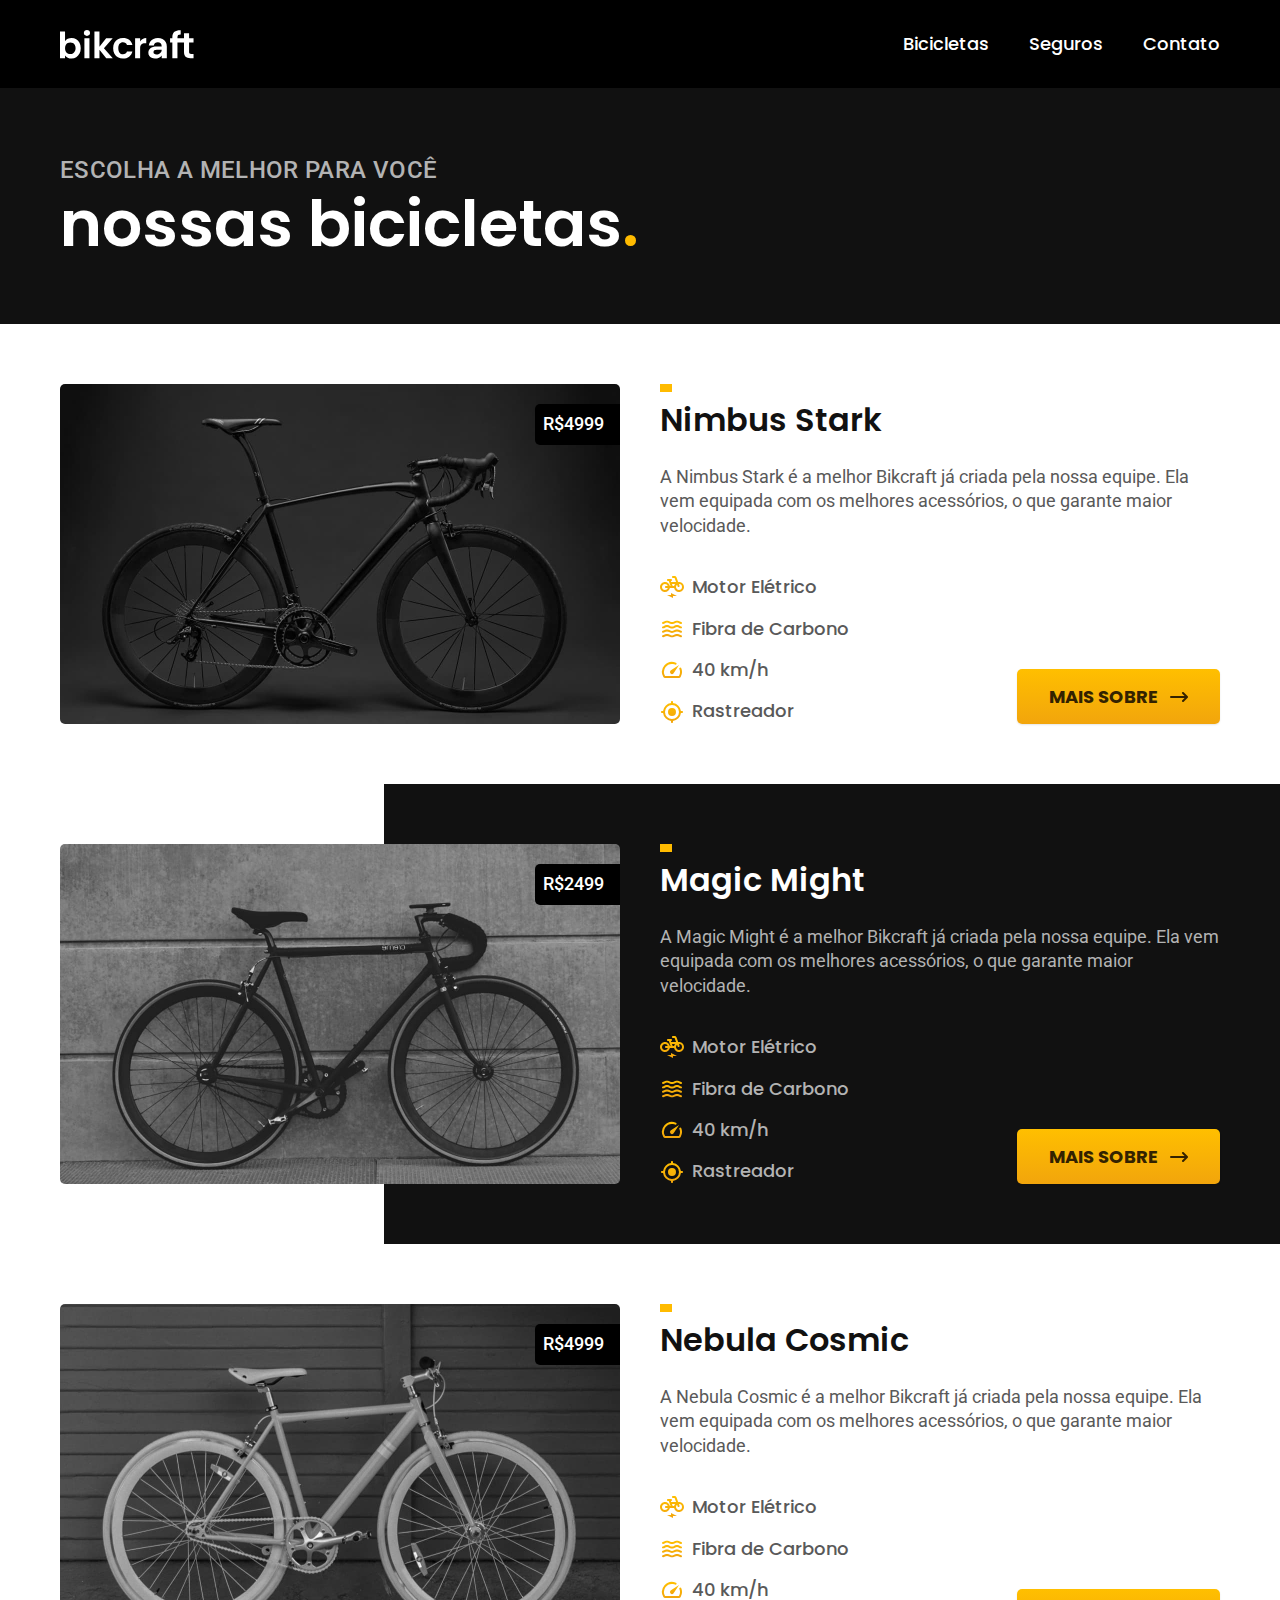
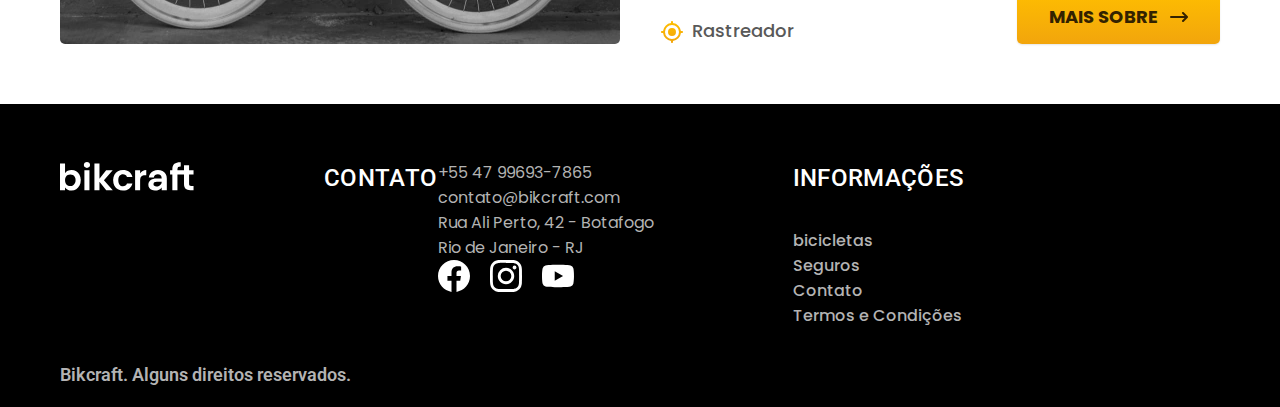
<file: bicicletas.html>
<!DOCTYPE html>
<html lang="en">

<head>
	<meta charset="UTF-8">
	<meta name="viewport" content="width=device-width, initial-scale=1.0">
	<link rel="stylesheet" href="./css/style.css">
	<link rel="shortcut icon" href="./imgs/favicon.svg" />
	<link rel="preconnect" href="https://fonts.googleapis.com">
	<link rel="preconnect" href="https://fonts.gstatic.com" crossorigin>
	<link
		href="https://fonts.googleapis.com/css2?family=Merriweather:ital,wght@0,300;0,400;0,700;0,900;1,300;1,400;1,700;1,900&family=Poppins:ital,wght@0,100;0,200;0,300;0,400;0,500;0,600;0,700;0,800;0,900;1,100;1,200;1,300;1,400;1,500;1,600;1,700;1,800;1,900&family=Roboto:ital,wght@0,100;0,300;0,400;0,500;0,700;0,900;1,100;1,300;1,400;1,500;1,700;1,900&display=swap"
		rel="stylesheet">
	<title>Bicicletas</title>
</head>

<body>
	<header class="cabecalho-bg">
		<div class="cabecalho container">
			<a href="./">
				<img src="./imgs/bikcraft.svg" alt="" />
			</a>

			<nav aria-label="primaria">
				<ul class="cabecalho-menu font-1-m branco">
					<li>
						<a href="./bicicletas.html">
							Bicicletas
						</a>
					</li>
					<li>
						<a href="./seguros.html">
							Seguros
						</a>
					</li>
					<li>
						<a href="./contato.html">
							Contato
						</a>
					</li>
				</ul>
			</nav>
		</div>
	</header>

	<section class="topo-titulo-bg">
		<div class="container">
			<span class="font-2-l-b c5">Escolha a melhor para você</span>
			<h1 class="font-1-xxl branco">nossas bicicletas<span class="p1">.</span></h1>
		</div>
	</section>

	<div class="bicicletas container">
		<div class="bicicletas-imagem">
			<img src="./imgs/bicicletas/nimbus.jpg" alt="Bicicleta Nimbus Stark" />
			<span class="font-2-m branco">R$4999</span>
		</div>
		<div class="bicicletas-conteudo">
			<h2 class="font-1-xl c11">Nimbus Stark</h2>
			<p class="font-2-m c8">A Nimbus Stark é a melhor Bikcraft já criada pela nossa equipe. Ela vem equipada
				com os melhores acessórios, o que garante maior velocidade.</p>
			<ul class="font-1-m c8">
				<li>
					<img src="./imgs/icones/eletrica.svg" alt="Ícone Motor Elétrico" />
					<span>Motor Elétrico</span>
				</li>
				<li>
					<img src="./imgs/icones/carbono.svg" alt="Ícone Fibra de Carbono" />
					<span>Fibra de Carbono</span>
				</li>
				<li>
					<img src="./imgs/icones/velocidade.svg" alt="Ícone 40 km/h" />
					<span>40 km/h</span>
				</li>
				<li>
					<img src="./imgs/icones/rastreador.svg" alt="Ícone Rastreador" />
					<span>Rastreador</span>
				</li>
			</ul>
			<a class="botao seta" href="./bicicletas/nimbus.html">Mais sobre</a>
		</div>
	</div>

	<div class="bicicletas-bg">
		<div class="bicicletas container">
			<div class="bicicletas-imagem">
				<img src="./imgs/bicicletas/magic.jpg" alt="Bicicleta Magic Might" />
				<span class="font-2-m branco">R$2499</span>
			</div>
			<div class="bicicletas-conteudo">
				<h2 class="font-1-xl branco">Magic Might</h2>
				<p class="font-2-m c5">A Magic Might é a melhor Bikcraft já criada pela nossa equipe. Ela vem equipada
					com os melhores acessórios, o que garante maior velocidade.</p>
				<ul class="font-1-m c5">
					<li>
						<img src="./imgs/icones/eletrica.svg" alt="Ícone Motor Elétrico" />
						<span>Motor Elétrico</span>
					</li>
					<li>
						<img src="./imgs/icones/carbono.svg" alt="Ícone Fibra de Carbono" />
						<span>Fibra de Carbono</span>
					</li>
					<li>
						<img src="./imgs/icones/velocidade.svg" alt="Ícone 40 km/h" />
						<span>40 km/h</span>
					</li>
					<li>
						<img src="./imgs/icones/rastreador.svg" alt="Ícone Rastreador" />
						<span>Rastreador</span>
					</li>
				</ul>
				<a class="botao seta" href="./bicicletas/nimbus">Mais sobre</a>
			</div>
		</div>
	</div>

	<div class="bicicletas container">
		<div class="bicicletas-imagem">
			<img src="./imgs/bicicletas/nebula.jpg" alt="Bicicleta Nebula Cosmic" />
			<span class="font-2-m branco">R$4999</span>
		</div>
		<div class="bicicletas-conteudo">
			<h2 class="font-1-xl c11">Nebula Cosmic</h2>
			<p class="font-2-m c8">A Nebula Cosmic é a melhor Bikcraft já criada pela nossa equipe. Ela vem equipada com
				os melhores acessórios, o que garante maior velocidade.</p>
			<ul class="font-1-m c8">
				<li>
					<img src="./imgs/icones/eletrica.svg" alt="Ícone Motor Elétrico" />
					<span>Motor Elétrico</span>
				</li>
				<li>
					<img src="./imgs/icones/carbono.svg" alt="Ícone Fibra de Carbono" />
					<span>Fibra de Carbono</span>
				</li>
				<li>
					<img src="./imgs/icones/velocidade.svg" alt="Ícone 40 km/h" />
					<span>40 km/h</span>
				</li>
				<li>
					<img src="./imgs/icones/rastreador.svg" alt="Ícone Rastreador" />
					<span>Rastreador</span>
				</li>
			</ul>
			<a class="botao seta" href="./bicicletas/nimbus.html">Mais sobre</a>
		</div>
	</div>

	<footer class="rodape-bg">
		<div class="rodape container">
			<img src="./imgs/bikcraft.svg" alt="Logo Bikcraft" />

			<div class="contato">
				<h3 class="font-2-l-b">CONTATO</h3>
				<ul class="c5">
					<li>+55 47 99693-7865</li>
					<li>contato@bikcraft.com</li>
					<li>Rua Ali Perto, 42 - Botafogo</li>
					<li>Rio de Janeiro - RJ</li>
					<li>
						<div>
							<img src="./imgs/redes/facebook.svg" />
							<img src="./imgs/redes/instagram.svg" />
							<img src="./imgs/redes/youtube.svg" />
						</div>
					</li>
				</ul>
			</div>

			<div class="informacoes-rodape">
				<h3 class="font-2-l-b">INFORMAÇÕES</h3>

				<ul class="c5">
					<li>bicicletas</li>
					<li>Seguros</li>
					<li>Contato</li>
					<li>Termos e Condições</li>
				</ul>
			</div>
			<span class="c5">Bikcraft. Alguns direitos reservados.</span>
		</div>
	</footer>
</body>

</html>
</file>
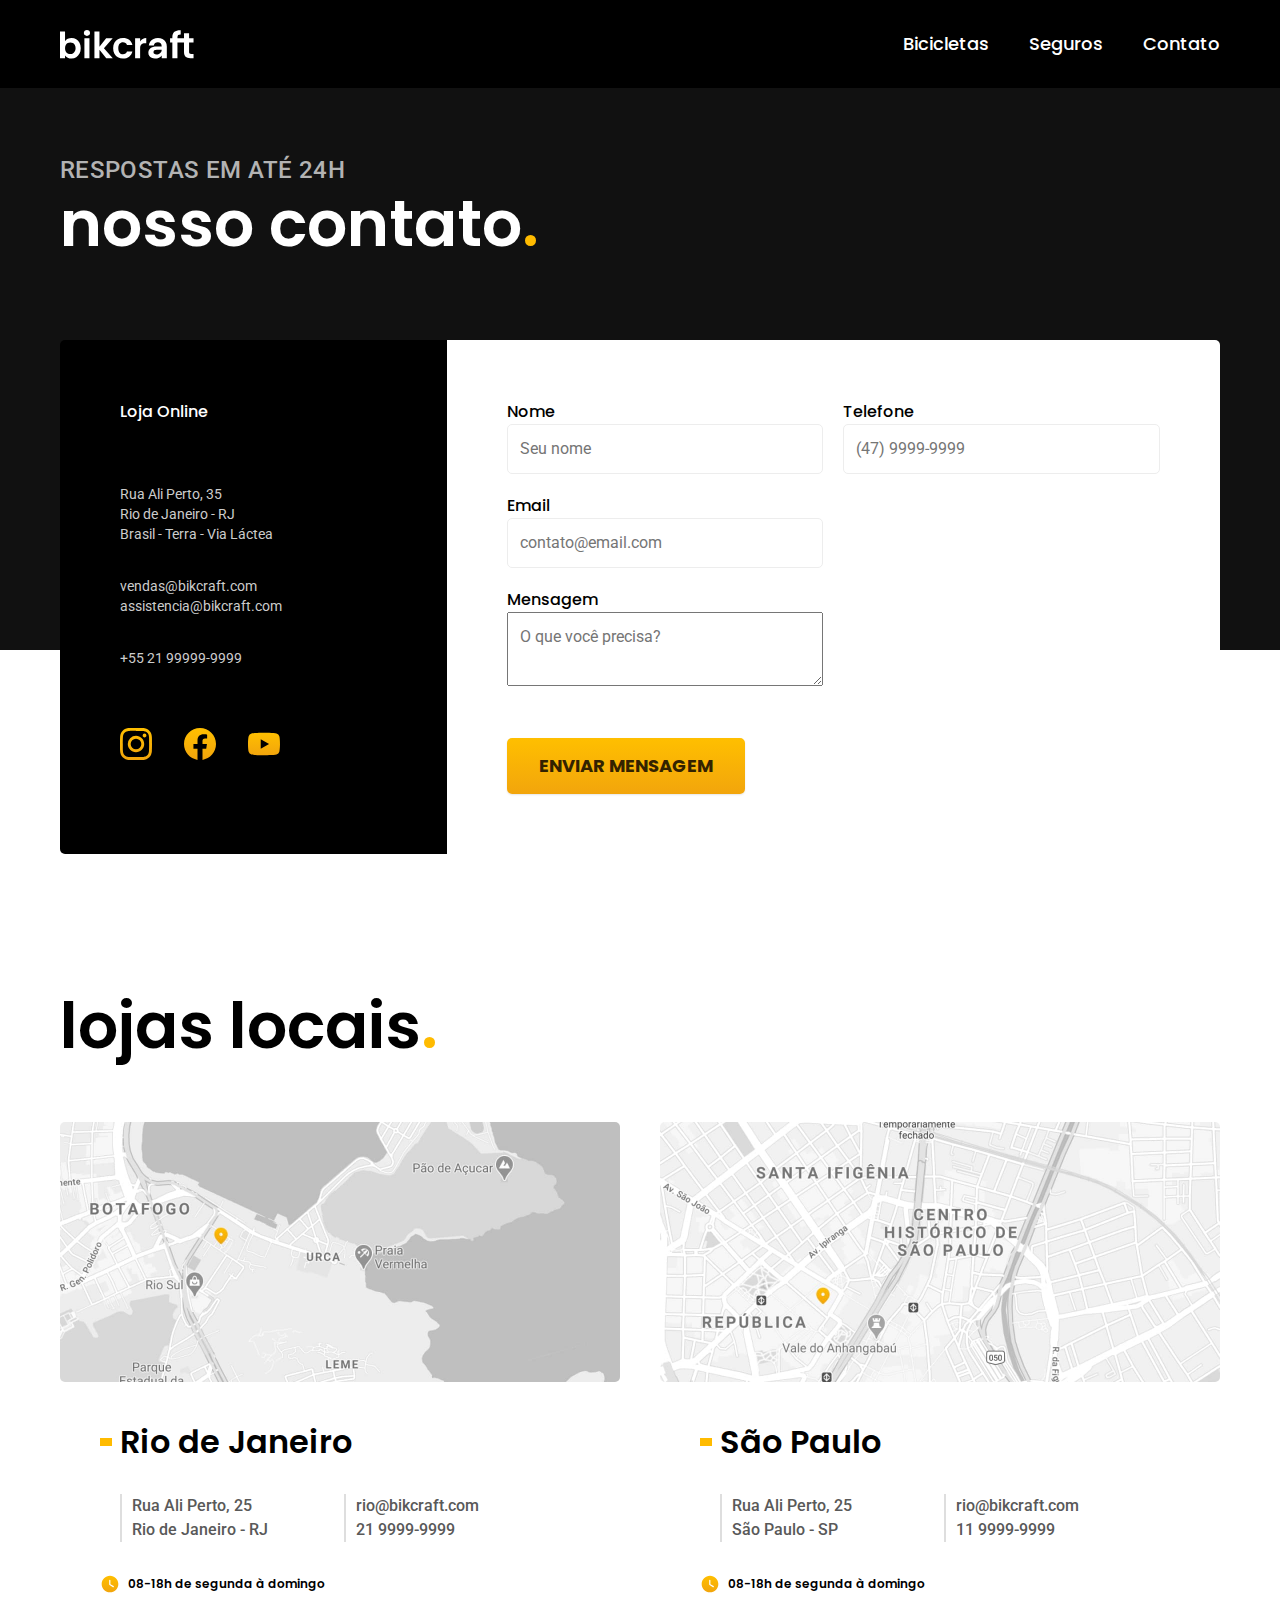
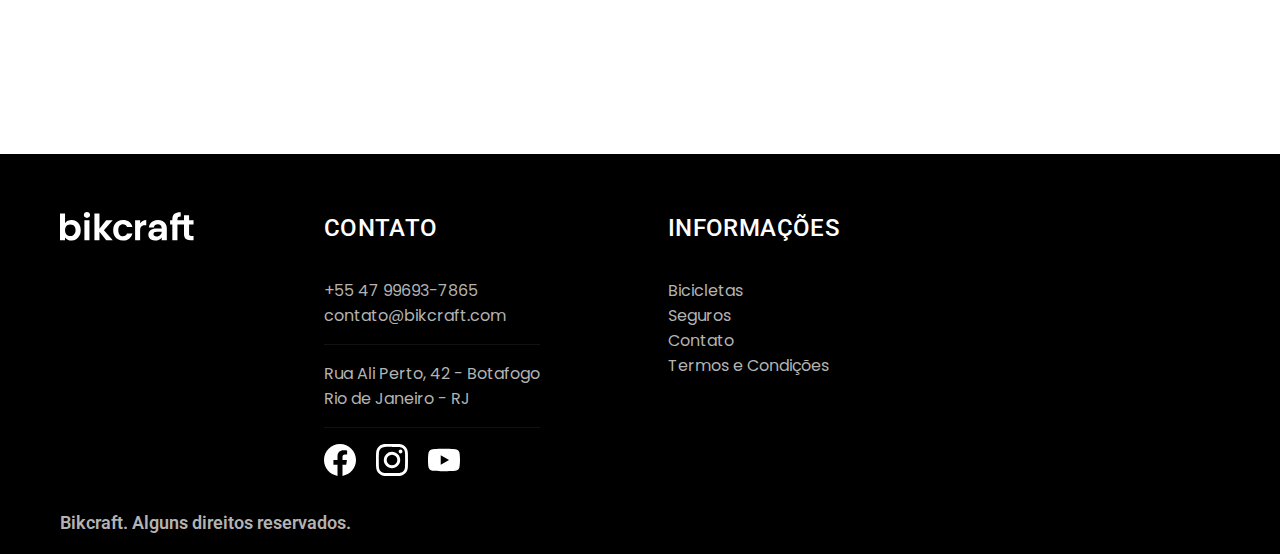
<file: contato.html>
<!DOCTYPE html>
<html lang="en">

<head>
	<meta charset="UTF-8">
	<meta name="viewport" content="width=device-width, initial-scale=1.0">
	<link rel="stylesheet" href="./css/style.css">
	<link rel="shortcut icon" href="./imgs/favicon.svg" />
	<link rel="preconnect" href="https://fonts.googleapis.com">
	<link rel="preconnect" href="https://fonts.gstatic.com" crossorigin>
	<link
		href="https://fonts.googleapis.com/css2?family=Merriweather:ital,wght@0,300;0,400;0,700;0,900;1,300;1,400;1,700;1,900&family=Poppins:ital,wght@0,100;0,200;0,300;0,400;0,500;0,600;0,700;0,800;0,900;1,100;1,200;1,300;1,400;1,500;1,600;1,700;1,800;1,900&family=Roboto:ital,wght@0,100;0,300;0,400;0,500;0,700;0,900;1,100;1,300;1,400;1,500;1,700;1,900&display=swap"
		rel="stylesheet">
	<title>Contato</title>
</head>

<body>
	<header class="cabecalho-bg">
		<div class="cabecalho container">
			<a href="./">
				<img src="./imgs/bikcraft.svg" alt="" />
			</a>

			<nav aria-label="primaria">
				<ul class="cabecalho-menu font-1-m branco">
					<li>
						<a href="./bicicletas.html">
							Bicicletas
						</a>
					</li>
					<li>
						<a href="./seguros.html">
							Seguros
						</a>
					</li>
					<li>
						<a href="./contato.html">
							Contato
						</a>
					</li>
				</ul>
			</nav>
		</div>
	</header>

	<section class="topo-titulo-bg">
		<div class="container">
			<span class="font-2-l-b c5">Respostas em até 24h</span>
			<h1 class="font-1-xxl branco">nosso contato<span class="p1">.</span></h1>
		</div>
	</section>

	<article class="contato-bg">
		<div class="contato container">
			<div class="contato-informacoes">
				<h3 class="font-1-s branco">Loja Online</h3>

				<ul>
					<li>
						<div>
							<span class="font-2-xs c4">Rua Ali Perto, 35</span>
							<span class="font-2-xs c4">Rio de Janeiro - RJ</span>
							<span class="font-2-xs c4">Brasil - Terra - Via Láctea</span>
						</div>
					</li>
					<li>
						<div>
							<span class="font-2-xs c4">vendas@bikcraft.com</span>
							<span class="font-2-xs c4">assistencia@bikcraft.com</span>
						</div>
					</li>
					<li>
						<div>
							<span class="font-2-xs c4">+55 21 99999-9999</span>
						</div>
					</li>
					<li>
						<div class="redes">
							<img src="./imgs/redes/instagram-p.svg" />
							<img src="./imgs/redes/facebook-p.svg" />
							<img src="./imgs/redes/youtube-p.svg" />
						</div>
					</li>
				</ul>
			</div>
			<div class="contato-formulario">
				<form>
					<div class="grupo-campo">
						<label class="font-1-s">Nome</label>
						<input type="text" placeholder="Seu nome" class="font-2-s" />
					</div>

					<div class="grupo-campo">
						<label class="font-1-s">Telefone</label>
						<input type="tel" placeholder="(47) 9999-9999" class="font-2-s" />
					</div>

					<div class="grupo-campo">
						<label class="font-1-s">Email</label>
						<input type="email" placeholder="contato@email.com" class="font-2-s" />
					</div>
					<div class="grupo-campo mensagem">
						<label class="font-1-s">Mensagem</label>
						<textarea placeholder="O que você precisa?" class="font-2-s"></textarea>
					</div>

					<button type="submit" class="botao">Enviar Mensagem</button>
				</form>
			</div>
		</div>
	</article>

	<article class="lojas-locais-bg">
		<div class="lojas-locais container">
			<h1 class="font-1-xxl ">lojas locais<span class="p1">.</span></h1>

			<div class="lojas">
				<div class="lojas-card">
					<img src="./imgs/lojas/rj.jpg" />
					<div class="lojas-card-informacoes">
						<h3 class="font-1-xl">Rio de Janeiro</h3>
						<div class="informacoes-lojas">
							<div>
								<span class="font-2-s c8">Rua Ali Perto, 25</span>
								<span class="font-2-s c8">Rio de Janeiro - RJ</span>
							</div>
							<div>
								<span class="font-2-s c8">rio@bikcraft.com</span>
								<span class="font-2-s c8">21 9999-9999</span>
							</div>
						</div>
						<span class="horario-funcionamento font-1-xs">08-18h de segunda à domingo</span>
					</div>
				</div>
				<div class="lojas-card">
					<img src="imgs/lojas/sp.jpg" />
					<div class="lojas-card-informacoes">
						<h3 class="font-1-xl">São Paulo</h3>
						<div class="informacoes-lojas">
							<div>
								<span class="font-2-s c8">Rua Ali Perto, 25</span>
								<span class="font-2-s c8">São Paulo - SP</span>
							</div>
							<div>
								<span class="font-2-s c8">rio@bikcraft.com</span>
								<span class="font-2-s c8">11 9999-9999</span>
							</div>
						</div>
						<span class="horario-funcionamento font-1-xs">08-18h de segunda à domingo</span>
					</div>
				</div>
			</div>
		</div>
	</article>

	<footer class="rodape-bg">
		<div class="rodape container">
			<img src="./imgs/bikcraft.svg" alt="Logo Bikcraft" />

			<div class="contato-rodape">
				<h3 class="font-2-l-b">CONTATO</h3>
				<ul class="c5">
					<li>+55 47 99693-7865</li>
					<li>contato@bikcraft.com</li>
					<li>Rua Ali Perto, 42 - Botafogo</li>
					<li>Rio de Janeiro - RJ</li>
					<li>
						<div>
							<img src="./imgs/redes/facebook.svg" />
							<img src="./imgs/redes/instagram.svg" />
							<img src="./imgs/redes/youtube.svg" />
						</div>
					</li>
				</ul>
			</div>

			<div class="informacoes-seguro">
				<h3 class="font-2-l-b">INFORMAÇÕES</h3>

				<ul class="c5">
					<li>Bicicletas</li>
					<li>Seguros</li>
					<li>Contato</li>
					<li>Termos e Condições</li>
				</ul>
			</div>
			<span class="c5">Bikcraft. Alguns direitos reservados.</span>
		</div>
	</footer>
</body>

</html>
</file>
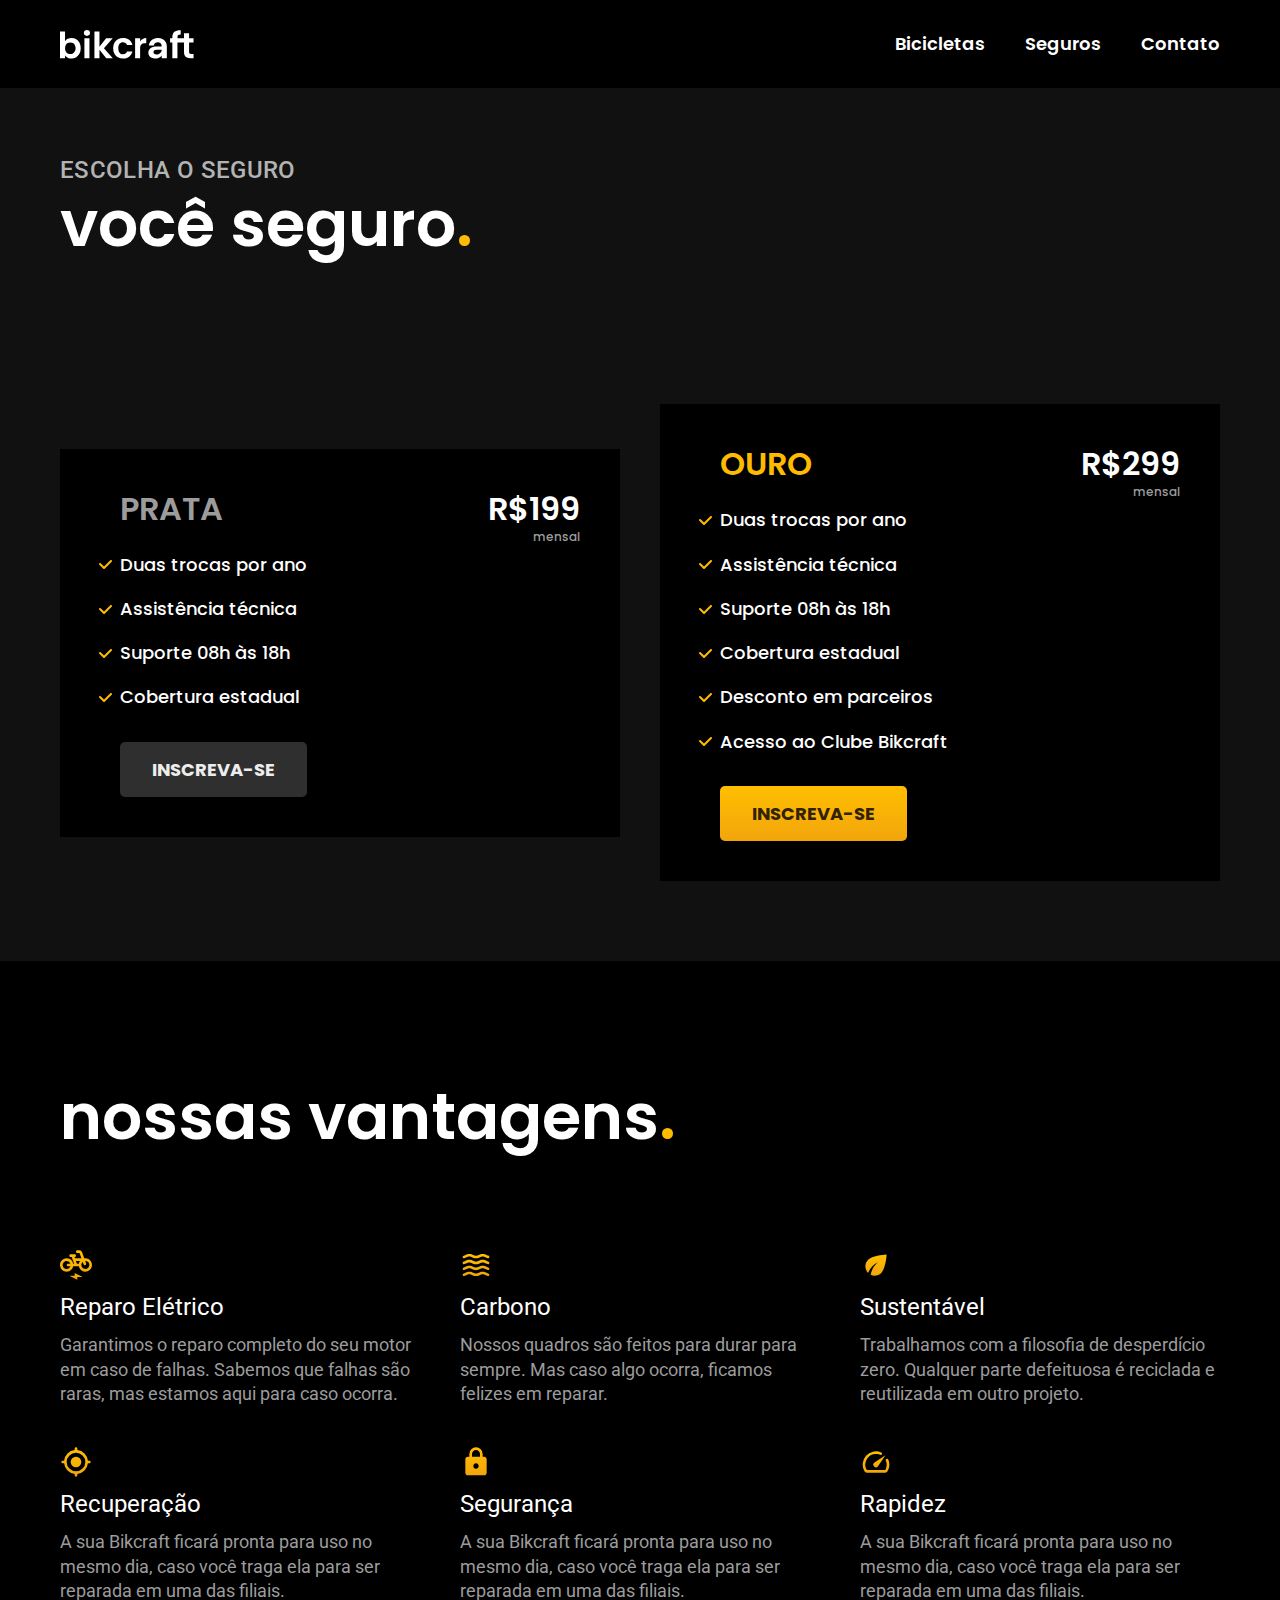
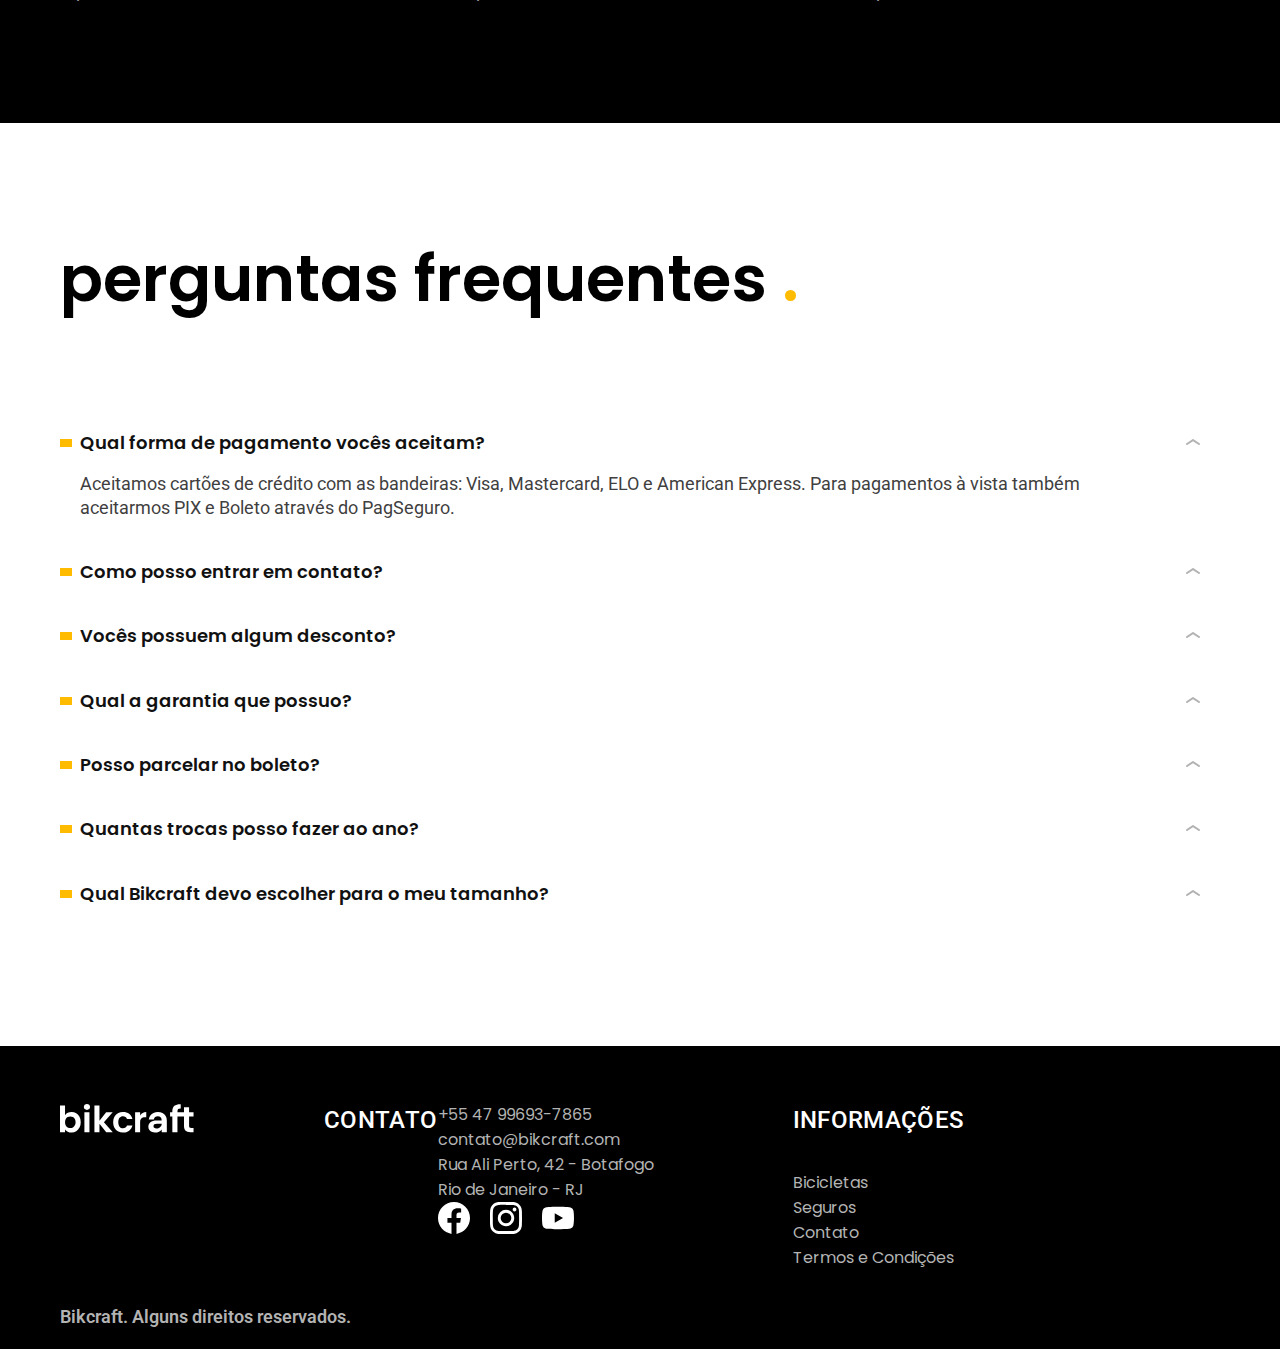
<file: seguros.html>
<!DOCTYPE html>
<html lang="en">

<head>
	<meta charset="UTF-8">
	<meta name="viewport" content="width=device-width, initial-scale=1.0">
	<link rel="stylesheet" href="./css/style.css">
	<link rel="shortcut icon" href="./imgs/favicon.svg" />
	<link rel="preconnect" href="https://fonts.googleapis.com">
	<link rel="preconnect" href="https://fonts.gstatic.com" crossorigin>
	<link
		href="https://fonts.googleapis.com/css2?family=Merriweather:ital,wght@0,300;0,400;0,700;0,900;1,300;1,400;1,700;1,900&family=Poppins:ital,wght@0,100;0,200;0,300;0,400;0,500;0,600;0,700;0,800;0,900;1,100;1,200;1,300;1,400;1,500;1,600;1,700;1,800;1,900&family=Roboto:ital,wght@0,100;0,300;0,400;0,500;0,700;0,900;1,100;1,300;1,400;1,500;1,700;1,900&display=swap"
		rel="stylesheet">
	<title>Seguros</title>
</head>

<body>
	<header class="cabecalho-bg">
		<div class="cabecalho container">
			<a href="./">
				<img src="./imgs/bikcraft.svg" alt="" />
			</a>

			<nav aria-label="primaria">
				<ul class="cabecalho-menu font-1-m-b branco">
					<li>
						<a href="./bicicletas.html">
							Bicicletas
						</a>
					</li>
					<li>
						<a href="./seguros.html">
							Seguros
						</a>
					</li>
					<li>
						<a href="./contato.html">
							Contato
						</a>
					</li>
				</ul>
			</nav>
		</div>
	</header>

	<section class="topo-titulo-bg">
		<div class="container">
			<span class="font-2-l-b c5">Escolha o seguro</span>
			<h1 class="font-1-xxl branco">você seguro<span class="p1">.</span></h1>
		</div>
	</section>

	<article class="seguros-bg">
		<div class="seguros container">
			<div class="seguros-item">
				<h3 class="font-1-xl c6">PRATA</h3>
				<span class="font-1-xl branco">R$199 <span class="font-1-xs c6">mensal</span></span>


				<ul class="font-2-m branco">
					<li>Duas trocas por ano</li>
					<li>Assistência técnica</li>
					<li>Suporte 08h às 18h</li>
					<li>Cobertura estadual</li>
				</ul>

				<a href="" class="botao secundario">INSCREVA-SE</a>
			</div>

			<div class="seguros-item">
				<h3 class="font-1-xl p1">OURO</h3>
				<span class="font-1-xl branco">R$299 <span class="font-1-xs c6">mensal</span></span>

				<ul class="font-2-m branco">
					<li>Duas trocas por ano</li>
					<li>Assistência técnica</li>
					<li>Suporte 08h às 18h</li>
					<li>Cobertura estadual</li>
					<li>Desconto em parceiros</li>
					<li>Acesso ao Clube Bikcraft</li>
				</ul>

				<a href="" class="botao">INSCREVA-SE</a>
			</div>
		</div>
	</article>

	<article class="nossas-vantagens-bg">
		<div class="nossas-vantagens container">
			<h1 class="font-1-xxl branco">nossas vantagens<span class="p1">.</span></h1>

			<ul>
				<li>
					<div>
						<img src="./imgs/icones/eletrica.svg" />
						<h3 class="font-2-l">Reparo Elétrico</h3>
						<span class="font-2-m c6">Garantimos o reparo completo do seu motor em caso de falhas. Sabemos
							que falhas são raras,
							mas estamos aqui para caso ocorra.</span>
					</div>
				</li>
				<li>
					<div>
						<img src="./imgs/icones/carbono.svg" />
						<h3 class="font-2-l">Carbono</h3>
						<span class="font-2-m c6">Nossos quadros são feitos para durar para sempre. Mas caso algo
							ocorra, ficamos felizes em
							reparar.</span>
					</div>
				</li>
				<li>
					<div>
						<img src="./imgs/icones/sustentavel.svg" />
						<h3 class="font-2-l">Sustentável</h3>
						<span class="font-2-m c6">Trabalhamos com a filosofia de desperdício zero. Qualquer parte
							defeituosa é reciclada e
							reutilizada em outro projeto.</span>
					</div>
				</li>
				<li>
					<div>
						<img src="./imgs/icones/rastreador.svg" />
						<h3 class="font-2-l">Recuperação</h3>
						<span class="font-2-m c6">A sua Bikcraft ficará pronta para uso no mesmo dia, caso você traga
							ela para ser reparada
							em uma das filiais.</span>
					</div>
				</li>
				<li>
					<div>
						<img src="./imgs/icones/seguro.svg" />
						<h3 class="font-2-l">Segurança</h3>
						<span class="font-2-m c6">A sua Bikcraft ficará pronta para uso no mesmo dia, caso você traga
							ela para ser reparada
							em uma das filiais.</span>
					</div>
				</li>
				<li>
					<div>
						<img src="./imgs/icones/velocidade.svg" />
						<h3 class="font-2-l">Rapidez</h3>
						<span class="font-2-m c6">A sua Bikcraft ficará pronta para uso no mesmo dia, caso você traga
							ela para ser reparada
							em uma das filiais.</span>
					</div>
				</li>
			</ul>
		</div>
	</article>

	<article>
		<div class="perguntas-frequentes container">
			<h1 class="font-1-xxl">perguntas frequentes <span class="p1">.</span></h1>

			<ul class="perguntas-frequentes-lista">
				<li>
					<p class="pergunta font-1-m-b c11">Qual forma de pagamento vocês aceitam?</p>
					<span class="font-2-m c9">Aceitamos cartões de crédito com as bandeiras: Visa, Mastercard, ELO e American Express. Para
						pagamentos à vista também aceitarmos PIX e Boleto através do PagSeguro.</span>
				</li>
				<li>
					<p class="pergunta font-1-m-b c11">Como posso entrar em contato?</p>
				</li>
				<li>
					<p class="pergunta font-1-m-b c11">Vocês possuem algum desconto?</p>
				</li>
				<li>
					<p class="pergunta font-1-m-b c11">Qual a garantia que possuo?</p>
				</li>
				<li>
					<p class="pergunta font-1-m-b c11">Posso parcelar no boleto?</p>
				</li>
				<li>
					<p class="pergunta font-1-m-b c11">Quantas trocas posso fazer ao ano?</p>
				</li>
				<li>
					<p class="pergunta font-1-m-b c11">Qual Bikcraft devo escolher para o meu tamanho?</p>
				</li>
			</ul>
		</div>
	</article>

	<footer class="rodape-bg">
		<div class="rodape container">
			<img src="./imgs/bikcraft.svg" alt="Logo Bikcraft" />

			<div class="contato">
				<h3 class="font-2-l-b">CONTATO</h3>
				<ul class="c5">
					<li>+55 47 99693-7865</li>
					<li>contato@bikcraft.com</li>
					<li>Rua Ali Perto, 42 - Botafogo</li>
					<li>Rio de Janeiro - RJ</li>
					<li>
						<div>
							<img src="./imgs/redes/facebook.svg" />
							<img src="./imgs/redes/instagram.svg" />
							<img src="./imgs/redes/youtube.svg" />
						</div>
					</li>
				</ul>
			</div>

			<div class="informacoes-seguro">
				<h3 class="font-2-l-b">INFORMAÇÕES</h3>

				<ul class="c5">
					<li>Bicicletas</li>
					<li>Seguros</li>
					<li>Contato</li>
					<li>Termos e Condições</li>
				</ul>
			</div>
			<span class="c5">Bikcraft. Alguns direitos reservados.</span>
		</div>
	</footer>
</body>

</html>
</file>
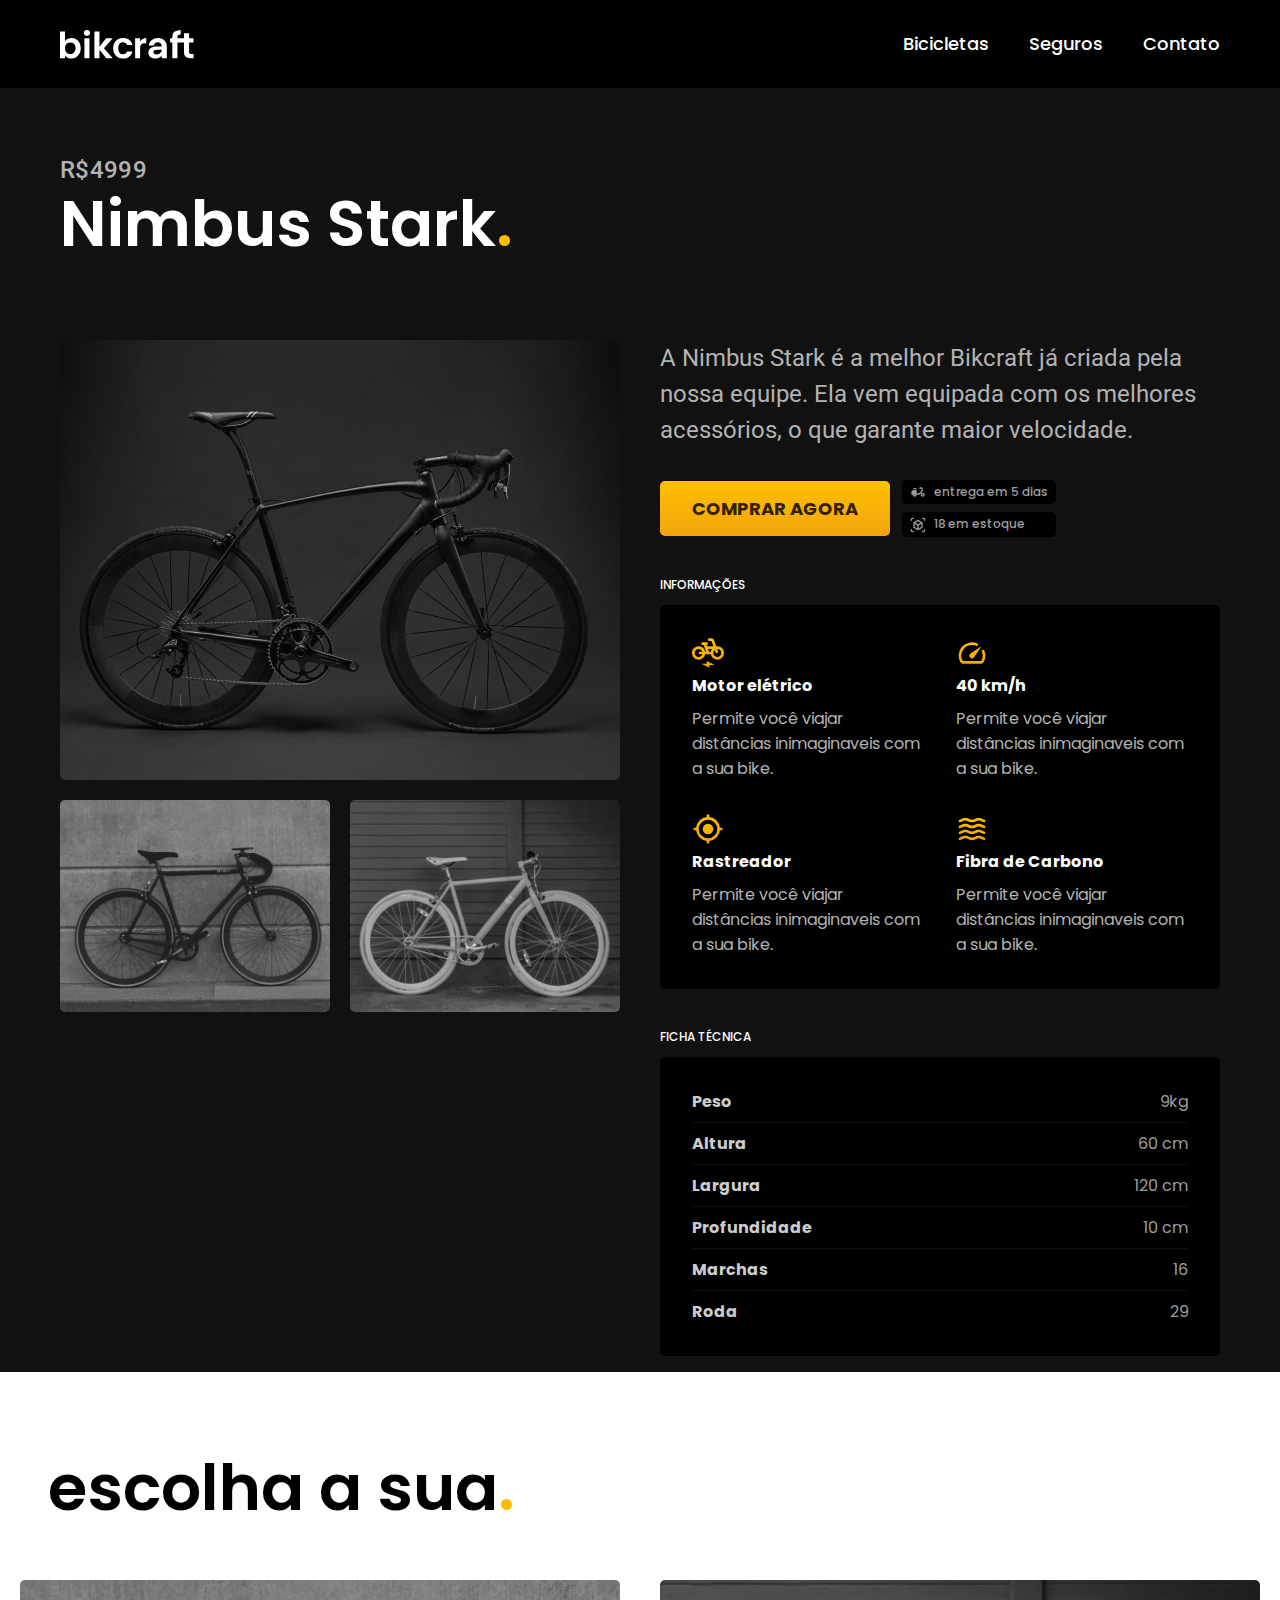
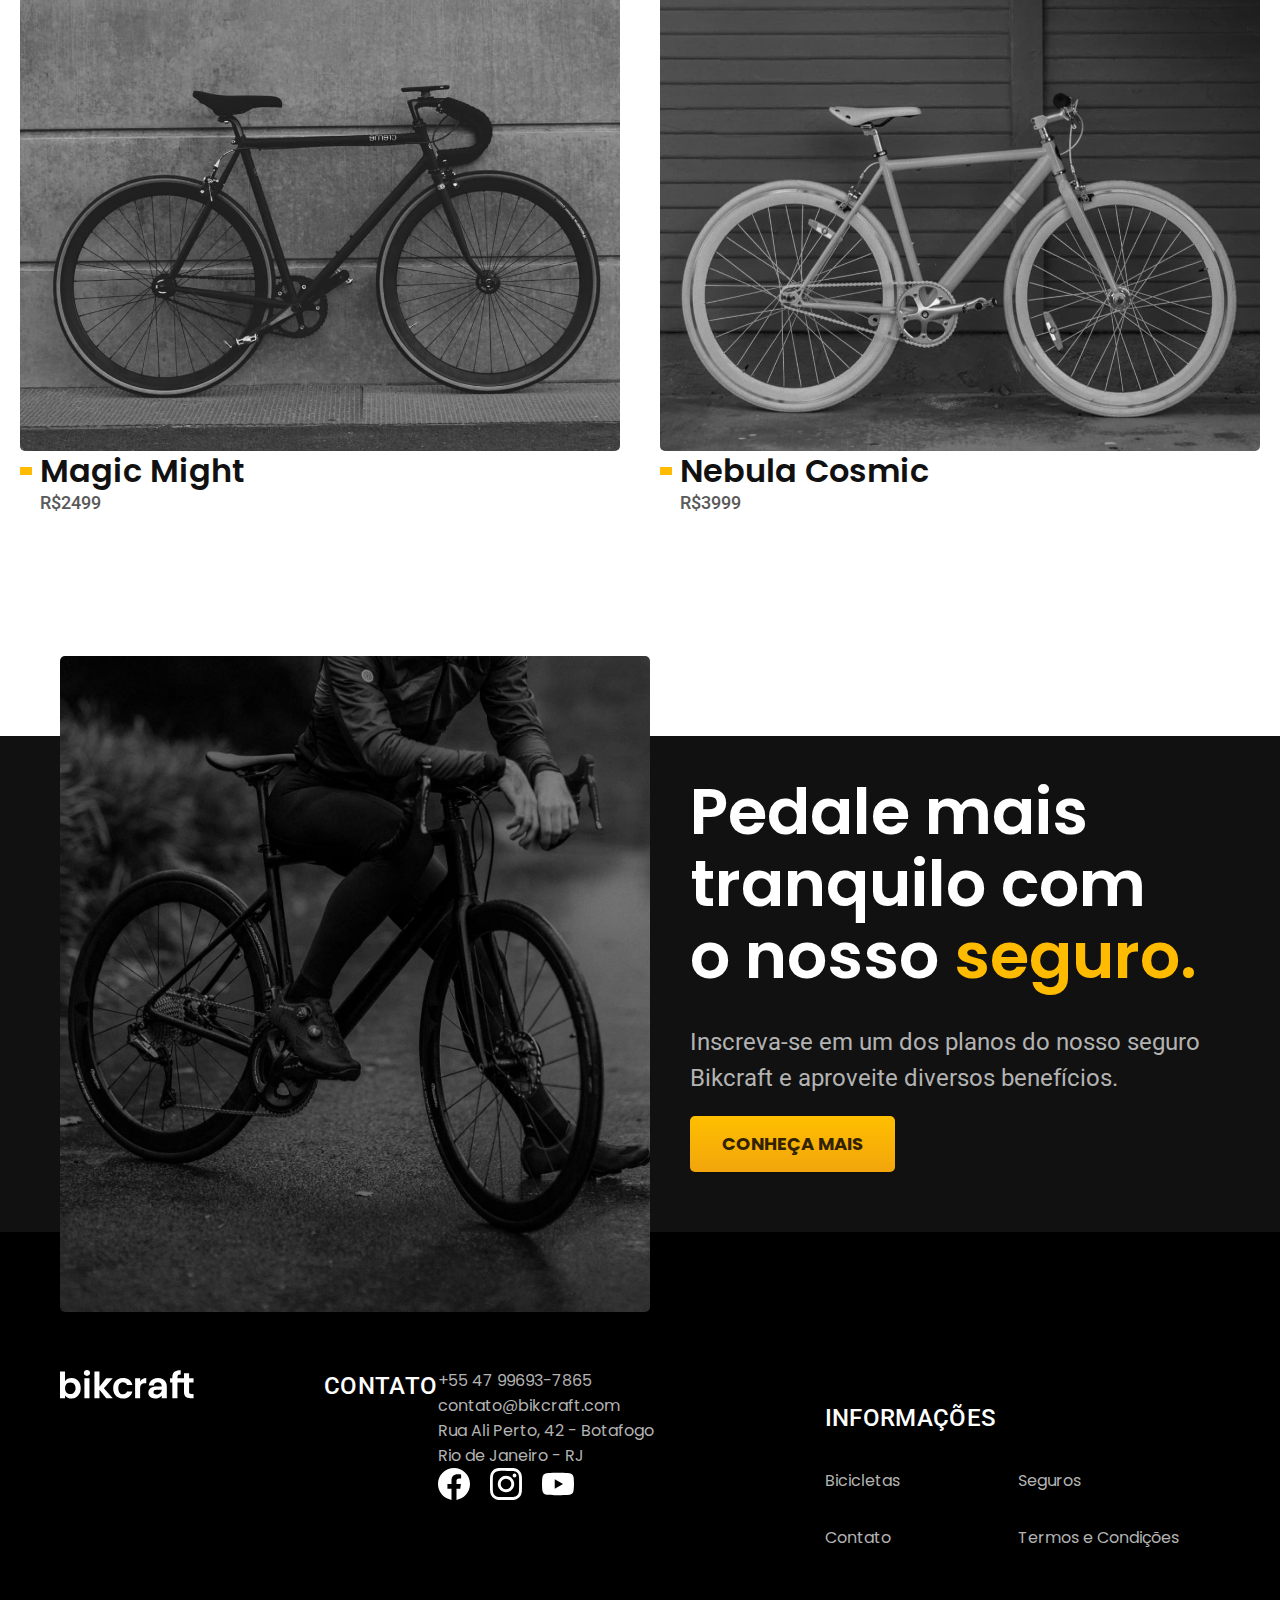
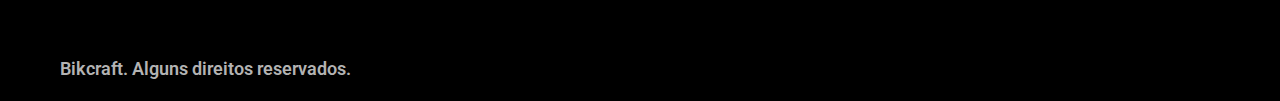
<file: bicicletas/nimbus.html>
<!DOCTYPE html>
<html lang="en">

<head>
	<meta charset="UTF-8">
	<meta name="viewport" content="width=device-width, initial-scale=1.0">
	<link rel="stylesheet" href="../css/style.css">
	<link rel="shortcut icon" href="../imgs/favicon.svg" />
	<link rel="preconnect" href="https://fonts.googleapis.com">
	<link rel="preconnect" href="https://fonts.gstatic.com" crossorigin>
	<link
		href="https://fonts.googleapis.com/css2?family=Merriweather:ital,wght@0,300;0,400;0,700;0,900;1,300;1,400;1,700;1,900&family=Poppins:ital,wght@0,100;0,200;0,300;0,400;0,500;0,600;0,700;0,800;0,900;1,100;1,200;1,300;1,400;1,500;1,600;1,700;1,800;1,900&family=Roboto:ital,wght@0,100;0,300;0,400;0,500;0,700;0,900;1,100;1,300;1,400;1,500;1,700;1,900&display=swap"
		rel="stylesheet">
	<title>Nimbus Stark</title>
</head>

<body>
	<header class="cabecalho-bg">
		<div class="cabecalho container">
			<a href="../">
				<img src="../imgs/bikcraft.svg" alt="" />
			</a>

			<nav aria-label="primaria">
				<ul class="cabecalho-menu font-1-m branco">
					<li>
						<a href="../bicicletas.html">
							Bicicletas
						</a>
					</li>
					<li>
						<a href="../seguros.html">
							Seguros
						</a>
					</li>
					<li>
						<a href="../contato.html">
							Contato
						</a>
					</li>
				</ul>
			</nav>
		</div>
	</header>

	<section class="topo-titulo-bg">
		<div class="container">
			<span class="font-2-l-b c5">R$4999</span>
			<h1 class="font-1-xxl branco">Nimbus Stark<span class="p1">.</span></h1>
		</div>
	</section>

	<main class="bicicleta-bg">
		<section class="bicicleta container">
			<div class="bicicleta-imagens">
				<img src="../imgs/bicicleta/nimbus1.jpg" />
				<div>
					<img src="../imgs/bicicleta/nimbus2.jpg" />
					<img src="../imgs/bicicleta/nimbus3.jpg" />
				</div>
			</div>

			<div class="bicicleta-conteudo">
				<p class="font-2-l c5">A Nimbus Stark é a melhor Bikcraft já criada pela nossa equipe. Ela vem equipada
					com os melhores acessórios, o que garante maior velocidade.</p>

				<div class="bicicleta-conteudo-botao">
					<a href="./" class="botao">Comprar Agora</a>
					<div class="bicicleta-conteudo-info">
						<div>
							<img src="../imgs/icones/entrega.svg" />
							<span class="font-1-xs c6">entrega em 5 dias</span>
						</div>
						<div>
							<img src="../imgs/icones/estoque.svg" />
							<span class="font-1-xs c6">18 em estoque</span>
						</div>
					</div>
				</div>

				<h3 class="font-1-xs branco">INFORMAÇÕES</h3>
				<div class="informacoes">
					<ul>
						<li>
							<img src="../imgs/icones/eletrica.svg" alt="Ícone Motor Elétrico" />
							<h4>Motor elétrico</h4>
							<span>Permite você viajar distâncias inimaginaveis com a sua bike.</span>
						</li>
						<li>
							<img src="../imgs/icones/velocidade.svg" alt="Ícone Velocidade" />
							<h4>40 km/h</h4>
							<span>Permite você viajar distâncias inimaginaveis com a sua bike.</span>
						</li>
						<li>
							<img src="../imgs/icones/rastreador.svg" alt="Ícone Rastreador" />
							<h4>Rastreador</h4>
							<span>Permite você viajar distâncias inimaginaveis com a sua bike.</span>
						</li>
						<li>
							<img src="../imgs/icones/carbono.svg" alt="Ícone Carbono" />
							<h4>Fibra de Carbono</h4>
							<span>Permite você viajar distâncias inimaginaveis com a sua bike.</span>
						</li>
					</ul>
				</div>

				<h3 class="font-1-xs branco">FICHA TÉCNICA</h3>
				<div class="ficha-tecnica">
					<ul>
						<li>
							<h4 class="c4">Peso</h4>
							<span class="c6">9kg</span>
						</li>
						<li>
							<h4 class="c4">Altura</h4>
							<span class="c6">60 cm</span>
						</li>
						<li>
							<h4 class="c4">Largura</h4>
							<span class="c6">120 cm</span>
						</li>
						<li>
							<h4 class="c4">Profundidade</h4>
							<span class="c6">10 cm</span>
						</li>
						<li>
							<h4 class="c4">Marchas</h4>
							<span class="c6">16</span>
						</li>
						<li>
							<h4 class="c4">Roda</h4>
							<span class="c6">29</span>
						</li>
					</ul>
				</div>
			</div>
		</section>
	</main>

	<section class="bicicletas-home" aria-label="Bicicletas">
		<h2 class="titulo font-1-xxl">escolha a sua<span class="p1">.</span></h2>
		<ul>
			<li>
				<a href="./">
					<img src="../imgs/bicicleta/nimbus2.jpg" />
					<h3 class="font-1-xl c11">Magic Might</h3>
					<span class="font-2-m c8">R$2499</span>
				</a>
			</li>
			<li>
				<a href="./">
					<img src="../imgs/bicicleta/nimbus3.jpg" />
					<h3 class="font-1-xl c11">Nebula Cosmic</h3>
					<span class="font-2-m c8">R$3999</span>
				</a>
			</li>
		</ul>
	</section>

	<section class="pedale-seguro">
		<img src="../imgs/fotos/seguros.jpg" />
		<div>
			<h2 class="font-1-xxl branco">
				Pedale mais tranquilo com o nosso <span class="p1">seguro.</span>
			</h2>
			<p class="font-2-l c5">Inscreva-se em um dos planos do nosso seguro Bikcraft e aproveite diversos
				benefícios.</p>
			<a href="./" class="botao">Conheça mais</a>
		</div>
	</section>

	<footer class="rodape-bg">
		<div class="rodape container">
			<img src="../imgs/bikcraft.svg" alt="Logo Bikcraft" />

			<div class="contato">
				<h3 class="font-2-l-b">CONTATO</h3>
				<ul class="c5">
					<li>+55 47 99693-7865</li>
					<li>contato@bikcraft.com</li>
					<li>Rua Ali Perto, 42 - Botafogo</li>
					<li>Rio de Janeiro - RJ</li>
					<li>
						<div>
							<img src="../imgs/redes/facebook.svg" />
							<img src="../imgs/redes/instagram.svg" />
							<img src="../imgs/redes/youtube.svg" />
						</div>
					</li>
				</ul>
			</div>

			<div class="informacoes">
				<h3 class="font-2-l-b">INFORMAÇÕES</h3>

				<ul class="c5">
					<li>Bicicletas</li>
					<li>Seguros</li>
					<li>Contato</li>
					<li>Termos e Condições</li>
				</ul>
			</div>
			<span class="c5">Bikcraft. Alguns direitos reservados.</span>
		</div>
	</footer>
</body>

</html>
</file>
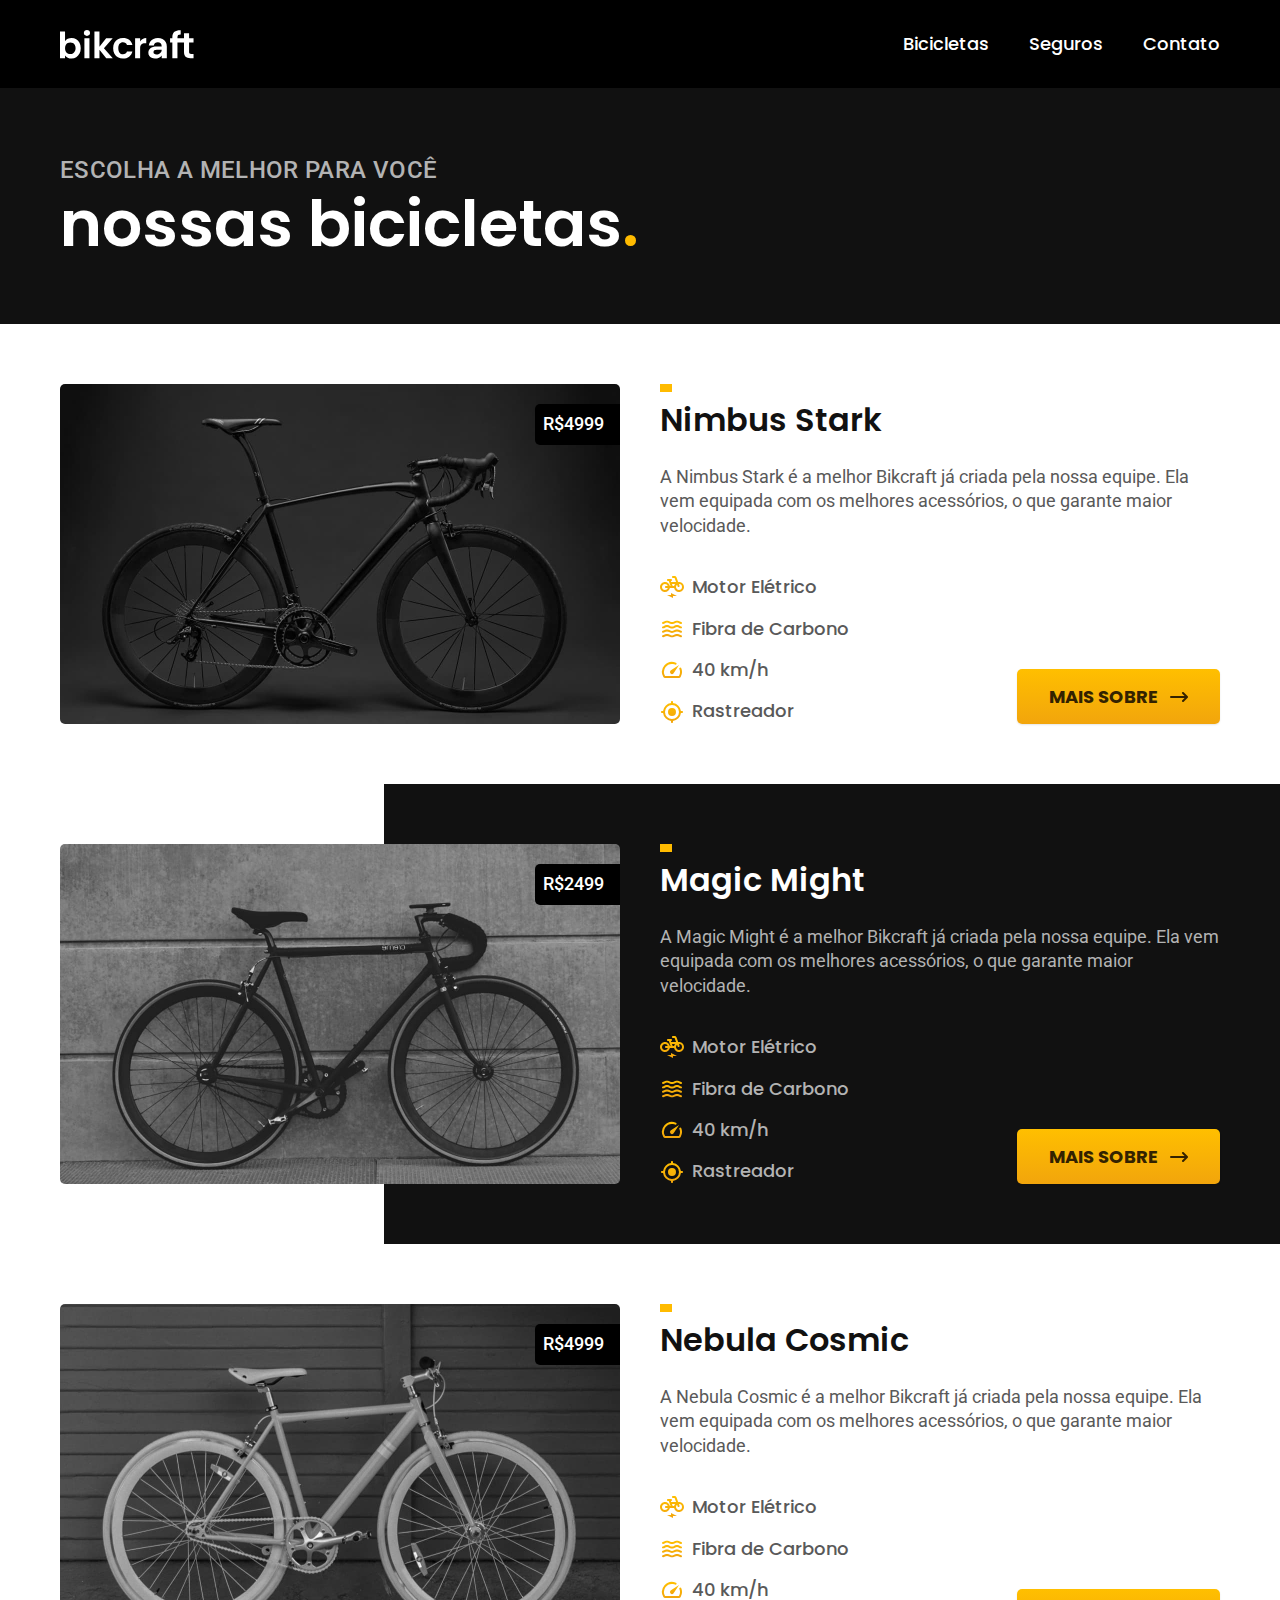
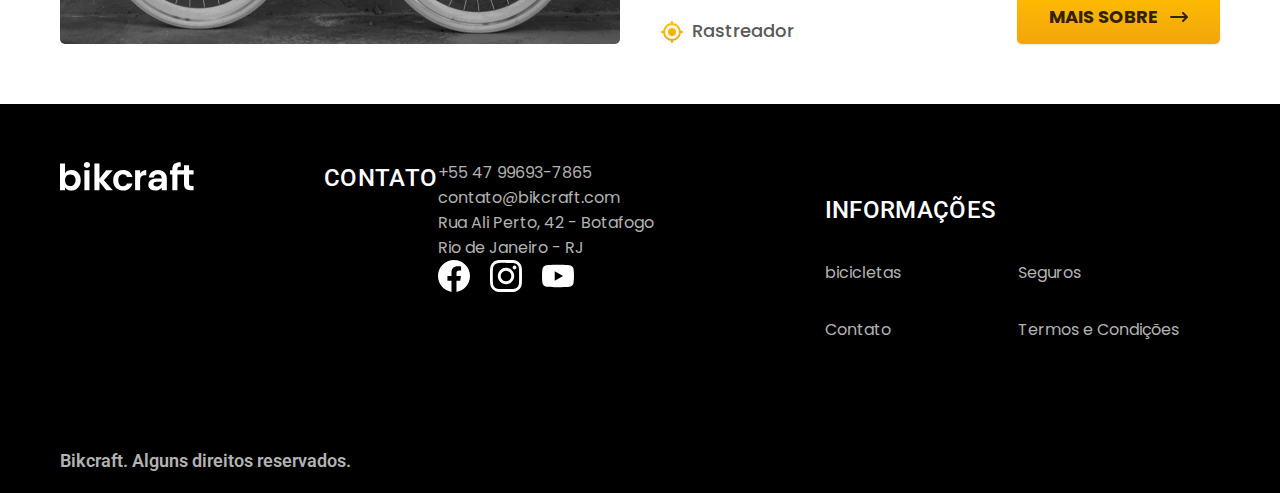
<file: pages/bicicletas.html>
<!DOCTYPE html>
<html lang="en">

<head>
	<meta charset="UTF-8">
	<meta name="viewport" content="width=device-width, initial-scale=1.0">
	<link rel="stylesheet" href="../css/style.css">
	<link rel="shortcut icon" href="../imgs/favicon.svg" />
	<link rel="preconnect" href="https://fonts.googleapis.com">
	<link rel="preconnect" href="https://fonts.gstatic.com" crossorigin>
	<link
		href="https://fonts.googleapis.com/css2?family=Merriweather:ital,wght@0,300;0,400;0,700;0,900;1,300;1,400;1,700;1,900&family=Poppins:ital,wght@0,100;0,200;0,300;0,400;0,500;0,600;0,700;0,800;0,900;1,100;1,200;1,300;1,400;1,500;1,600;1,700;1,800;1,900&family=Roboto:ital,wght@0,100;0,300;0,400;0,500;0,700;0,900;1,100;1,300;1,400;1,500;1,700;1,900&display=swap"
		rel="stylesheet">
	<title>bicicletas</title>
</head>

<body>
	<header class="cabecalho-bg">
		<div class="cabecalho container">
			<a href="../">
				<img src="../imgs/bikcraft.svg" alt="" />
			</a>

			<nav aria-label="primaria">
				<ul class="cabecalho-menu font-1-m branco">
					<li>
						<a href="./pages/bicicletas.html">
							Bicicletas
						</a>
					</li>
					<li>
						<a href="./seguros.html">
							Seguros
						</a>
					</li>
					<li>
						<a href="./contato.html">
							Contato
						</a>
					</li>
				</ul>
			</nav>
		</div>
	</header>

	<section class="topo-titulo-bg">
		<div class="container">
			<span class="font-2-l-b c5">Escolha a melhor para você</span>
			<h1 class="font-1-xxl branco">nossas bicicletas<span class="p1">.</span></h1>
		</div>
	</section>

	<div class="bicicletas container">
		<div class="bicicletas-imagem">
			<img src="../imgs/bicicletas/nimbus.jpg" alt="Bicicleta Nimbus Stark" />
			<span class="font-2-m branco">R$4999</span>
		</div>
		<div class="bicicletas-conteudo">
			<h2 class="font-1-xl c11">Nimbus Stark</h2>
			<p class="font-2-m c8">A Nimbus Stark é a melhor Bikcraft já criada pela nossa equipe. Ela vem equipada
				com os melhores acessórios, o que garante maior velocidade.</p>
			<ul class="font-1-m c8">
				<li>
					<img src="../imgs/icones/eletrica.svg" alt="Ícone Motor Elétrico" />
					<span>Motor Elétrico</span>
				</li>
				<li>
					<img src="../imgs/icones/carbono.svg" alt="Ícone Fibra de Carbono" />
					<span>Fibra de Carbono</span>
				</li>
				<li>
					<img src="../imgs/icones/velocidade.svg" alt="Ícone 40 km/h" />
					<span>40 km/h</span>
				</li>
				<li>
					<img src="../imgs/icones/rastreador.svg" alt="Ícone Rastreador" />
					<span>Rastreador</span>
				</li>
			</ul>
			<a class="botao seta" href="./bicicletas/nimbus.html">Mais sobre</a>
		</div>
	</div>

	<div class="bicicletas-bg">
		<div class="bicicletas container">
			<div class="bicicletas-imagem">
				<img src="../imgs/bicicletas/magic.jpg" alt="Bicicleta Magic Might" />
				<span class="font-2-m branco">R$2499</span>
			</div>
			<div class="bicicletas-conteudo">
				<h2 class="font-1-xl branco">Magic Might</h2>
				<p class="font-2-m c5">A Magic Might é a melhor Bikcraft já criada pela nossa equipe. Ela vem equipada
					com os melhores acessórios, o que garante maior velocidade.</p>
				<ul class="font-1-m c5">
					<li>
						<img src="../imgs/icones/eletrica.svg" alt="Ícone Motor Elétrico" />
						<span>Motor Elétrico</span>
					</li>
					<li>
						<img src="../imgs/icones/carbono.svg" alt="Ícone Fibra de Carbono" />
						<span>Fibra de Carbono</span>
					</li>
					<li>
						<img src="../imgs/icones/velocidade.svg" alt="Ícone 40 km/h" />
						<span>40 km/h</span>
					</li>
					<li>
						<img src="../imgs/icones/rastreador.svg" alt="Ícone Rastreador" />
						<span>Rastreador</span>
					</li>
				</ul>
				<a class="botao seta" href="./bicicletas/nimbus">Mais sobre</a>
			</div>
		</div>
	</div>

	<div class="bicicletas container">
		<div class="bicicletas-imagem">
			<img src="../imgs/bicicletas/nebula.jpg" alt="Bicicleta Nebula Cosmic" />
			<span class="font-2-m branco">R$4999</span>
		</div>
		<div class="bicicletas-conteudo">
			<h2 class="font-1-xl c11">Nebula Cosmic</h2>
			<p class="font-2-m c8">A Nebula Cosmic é a melhor Bikcraft já criada pela nossa equipe. Ela vem equipada com
				os melhores acessórios, o que garante maior velocidade.</p>
			<ul class="font-1-m c8">
				<li>
					<img src="../imgs/icones/eletrica.svg" alt="Ícone Motor Elétrico" />
					<span>Motor Elétrico</span>
				</li>
				<li>
					<img src="../imgs/icones/carbono.svg" alt="Ícone Fibra de Carbono" />
					<span>Fibra de Carbono</span>
				</li>
				<li>
					<img src="../imgs/icones/velocidade.svg" alt="Ícone 40 km/h" />
					<span>40 km/h</span>
				</li>
				<li>
					<img src="../imgs/icones/rastreador.svg" alt="Ícone Rastreador" />
					<span>Rastreador</span>
				</li>
			</ul>
			<a class="botao seta" href="../pages/bicicletas/nimbus.html">Mais sobre</a>
		</div>
	</div>

	<footer class="rodape-bg">
		<div class="rodape container">
			<img src="../imgs/bikcraft.svg" alt="Logo Bikcraft" />

			<div class="contato">
				<h3 class="font-2-l-b">CONTATO</h3>
				<ul class="c5">
					<li>+55 47 99693-7865</li>
					<li>contato@bikcraft.com</li>
					<li>Rua Ali Perto, 42 - Botafogo</li>
					<li>Rio de Janeiro - RJ</li>
					<li>
						<div>
							<img src="../imgs/redes/facebook.svg" />
							<img src="../imgs/redes/instagram.svg" />
							<img src="../imgs/redes/youtube.svg" />
						</div>
					</li>
				</ul>
			</div>

			<div class="informacoes">
				<h3 class="font-2-l-b">INFORMAÇÕES</h3>

				<ul class="c5">
					<li>bicicletas</li>
					<li>Seguros</li>
					<li>Contato</li>
					<li>Termos e Condições</li>
				</ul>
			</div>
			<span class="c5">Bikcraft. Alguns direitos reservados.</span>
		</div>
	</footer>
</body>

</html>
</file>
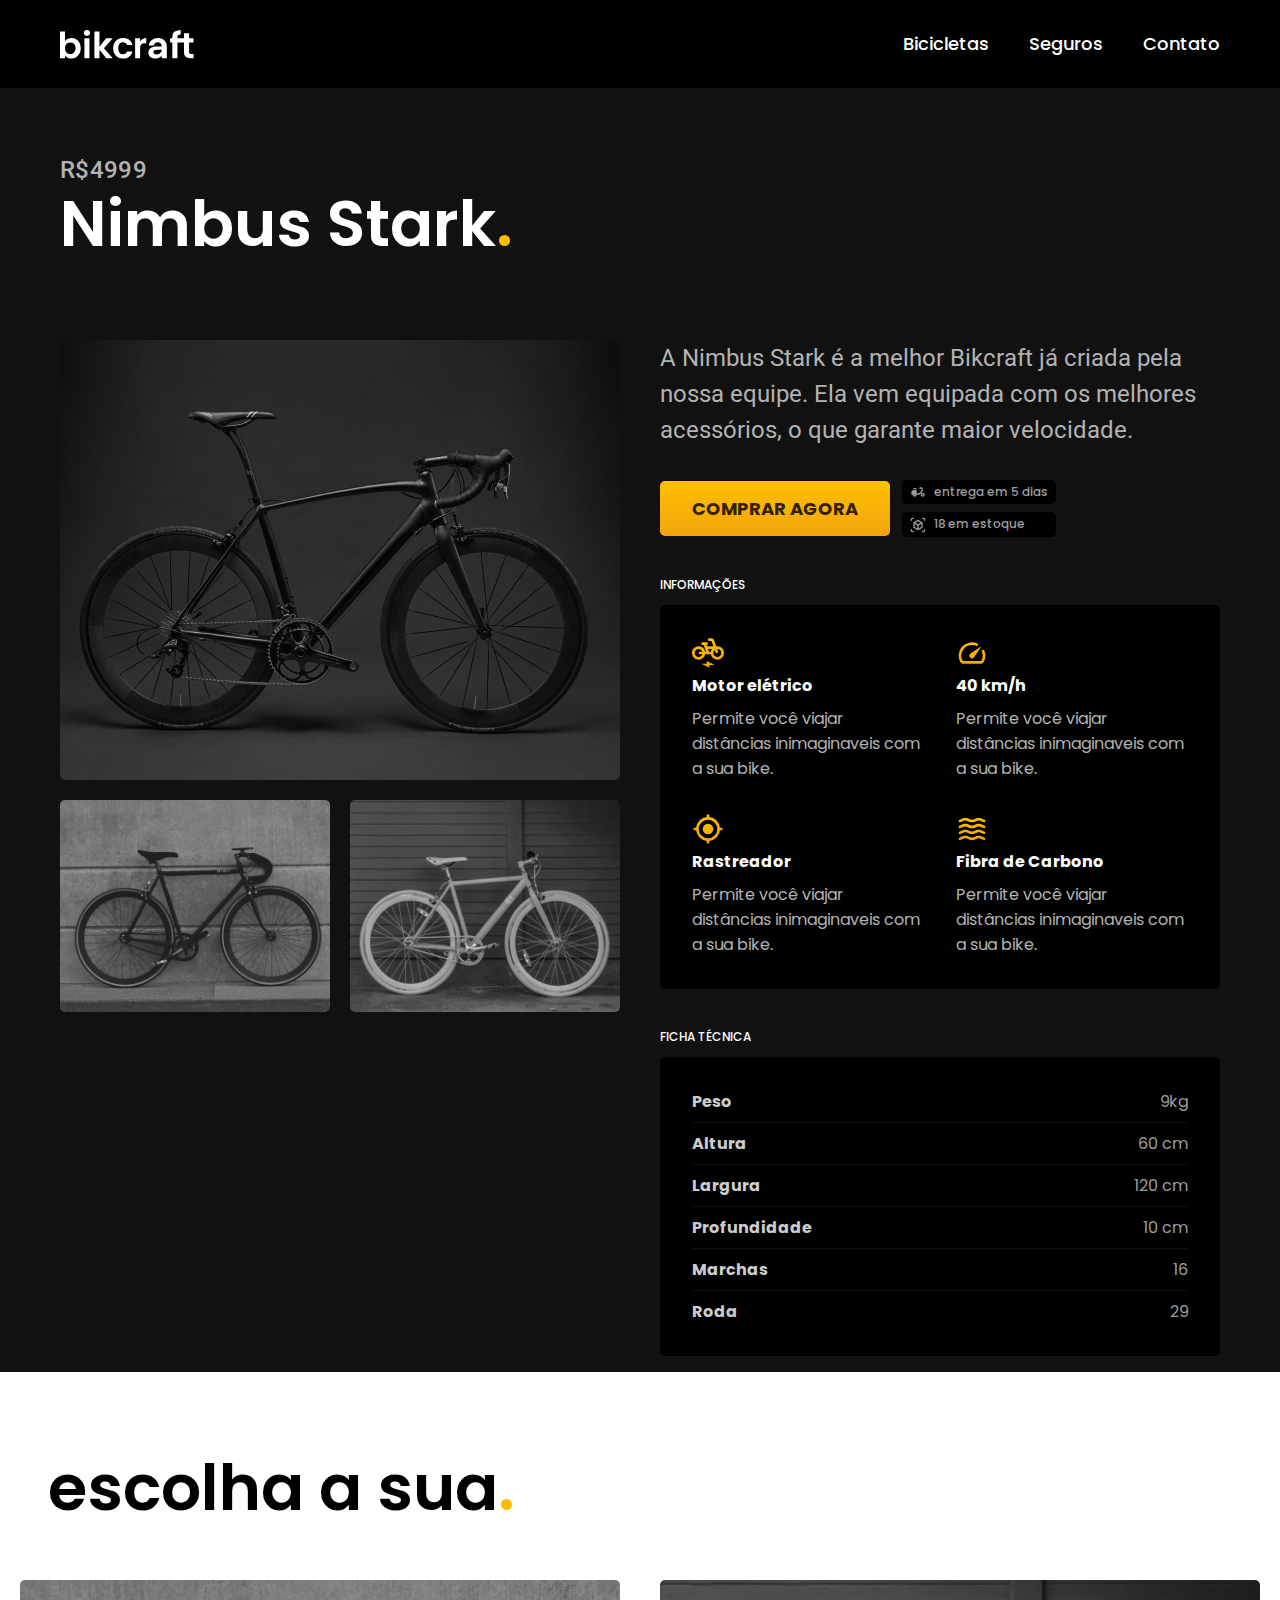
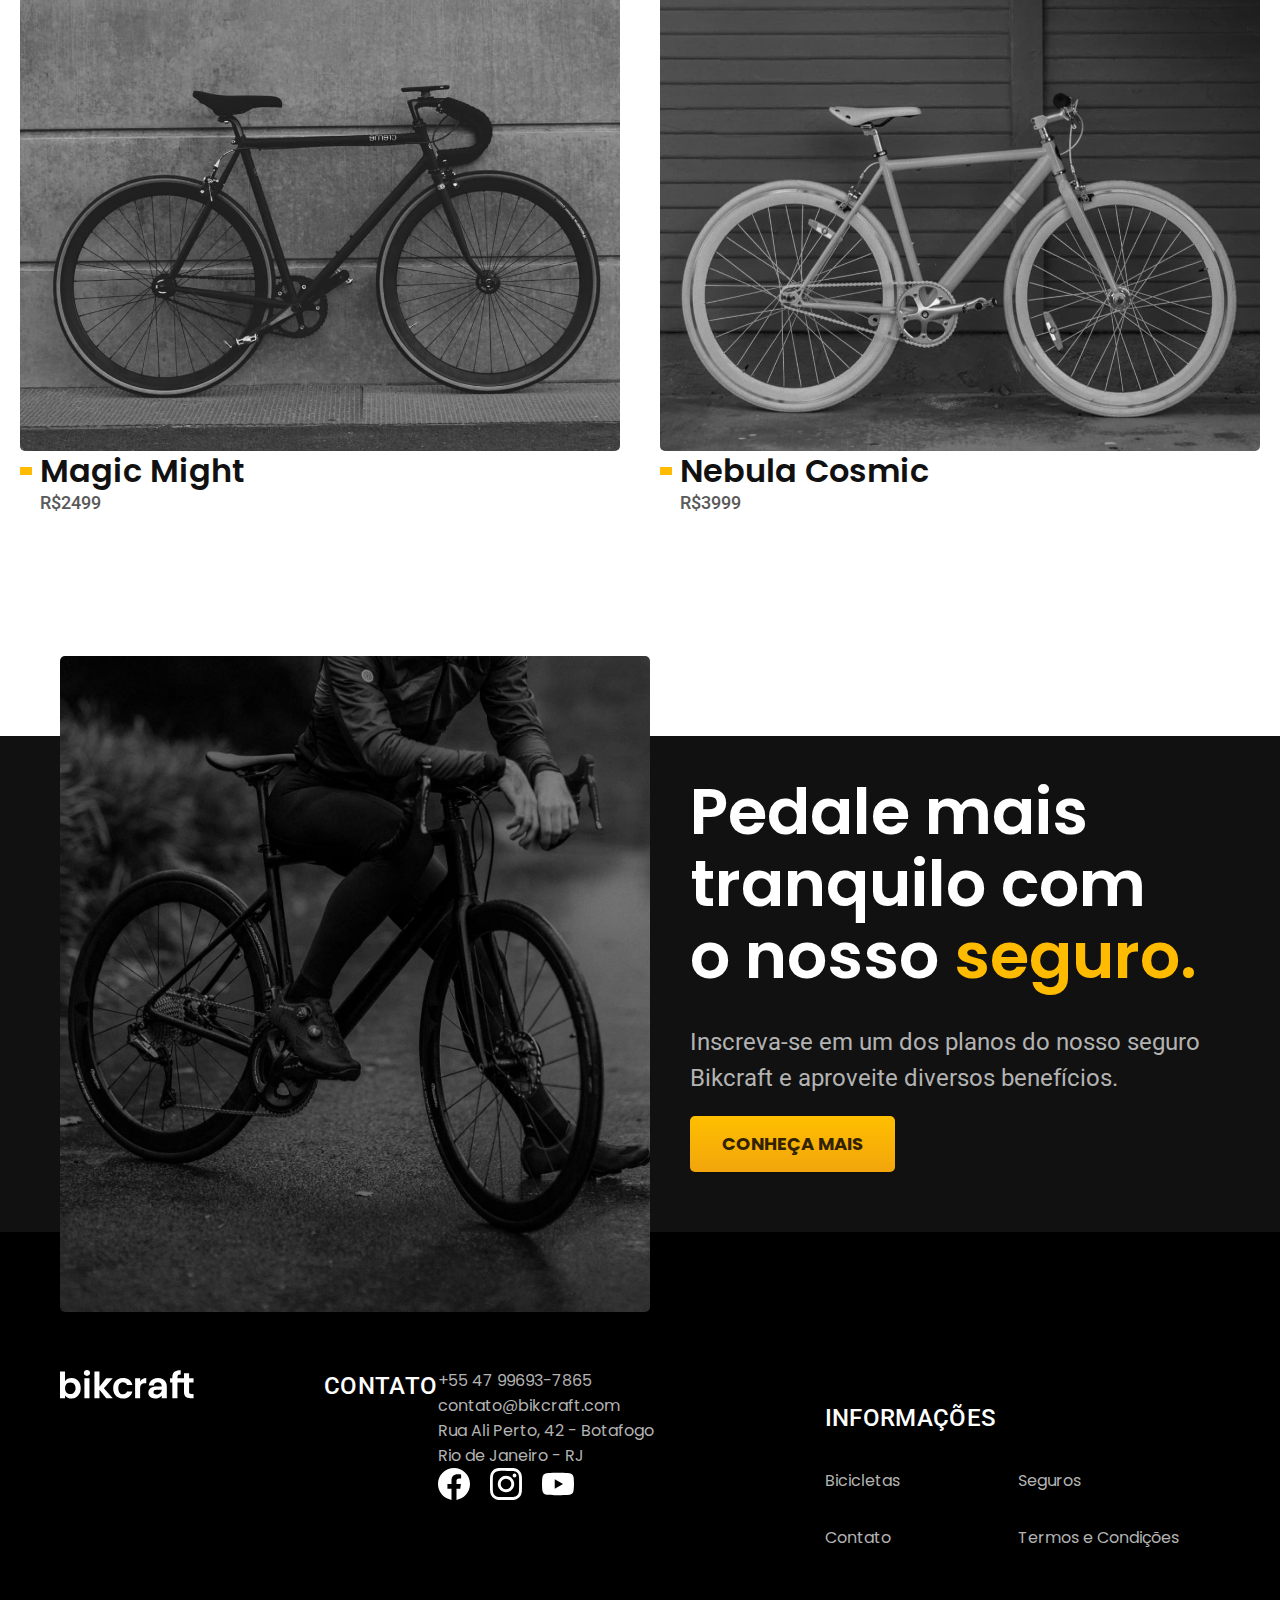
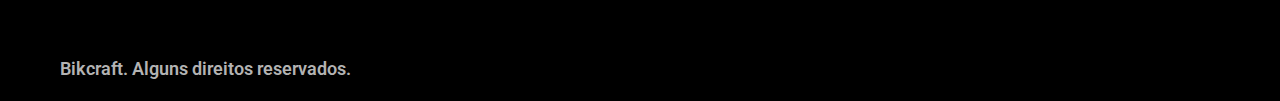
<file: pages/bicicletas/nimbus.html>
<!DOCTYPE html>
<html lang="en">

<head>
	<meta charset="UTF-8">
	<meta name="viewport" content="width=device-width, initial-scale=1.0">
	<link rel="stylesheet" href="../../css/style.css">
	<link rel="shortcut icon" href="../../imgs/favicon.svg" />
	<link rel="preconnect" href="https://fonts.googleapis.com">
	<link rel="preconnect" href="https://fonts.gstatic.com" crossorigin>
	<link
		href="https://fonts.googleapis.com/css2?family=Merriweather:ital,wght@0,300;0,400;0,700;0,900;1,300;1,400;1,700;1,900&family=Poppins:ital,wght@0,100;0,200;0,300;0,400;0,500;0,600;0,700;0,800;0,900;1,100;1,200;1,300;1,400;1,500;1,600;1,700;1,800;1,900&family=Roboto:ital,wght@0,100;0,300;0,400;0,500;0,700;0,900;1,100;1,300;1,400;1,500;1,700;1,900&display=swap"
		rel="stylesheet">
	<title>Nimbus Stark</title>
</head>

<body>
	<header class="cabecalho-bg">
		<div class="cabecalho container">
			<a href="../../">
				<img src="../../imgs/bikcraft.svg" alt="" />
			</a>

			<nav aria-label="primaria">
				<ul class="cabecalho-menu font-1-m branco">
					<li>
						<a href="./pages/bicicletas.html">
							Bicicletas
						</a>
					</li>
					<li>
						<a href="./seguros.html">
							Seguros
						</a>
					</li>
					<li>
						<a href="./contato.html">
							Contato
						</a>
					</li>
				</ul>
			</nav>
		</div>
	</header>

	<section class="topo-titulo-bg">
		<div class="container">
			<span class="font-2-l-b c5">R$4999</span>
			<h1 class="font-1-xxl branco">Nimbus Stark<span class="p1">.</span></h1>
		</div>
	</section>

	<main class="bicicleta-bg">
		<section class="bicicleta container">
			<div class="bicicleta-imagens">
				<img src="../../imgs/bicicleta/nimbus1.jpg" />
				<div>
					<img src="../../imgs/bicicleta/nimbus2.jpg" />
					<img src="../../imgs/bicicleta/nimbus3.jpg" />
				</div>
			</div>

			<div class="bicicleta-conteudo">
				<p class="font-2-l c5">A Nimbus Stark é a melhor Bikcraft já criada pela nossa equipe. Ela vem equipada
					com os melhores acessórios, o que garante maior velocidade.</p>

				<div class="bicicleta-conteudo-botao">
					<a href="./" class="botao">Comprar Agora</a>
					<div class="bicicleta-conteudo-info">
						<div>
							<img src="../../imgs/icones/entrega.svg" />
							<span class="font-1-xs c6">entrega em 5 dias</span>
						</div>
						<div>
							<img src="../../imgs/icones/estoque.svg" />
							<span class="font-1-xs c6">18 em estoque</span>
						</div>
					</div>
				</div>

				<h3 class="font-1-xs branco">INFORMAÇÕES</h3>
				<div class="informacoes">
					<ul>
						<li>
							<img src="../../imgs/icones/eletrica.svg" alt="Ícone Motor Elétrico" />
							<h4>Motor elétrico</h4>
							<span>Permite você viajar distâncias inimaginaveis com a sua bike.</span>
						</li>
						<li>
							<img src="../../imgs/icones/velocidade.svg" alt="Ícone Velocidade" />
							<h4>40 km/h</h4>
							<span>Permite você viajar distâncias inimaginaveis com a sua bike.</span>
						</li>
						<li>
							<img src="../../imgs/icones/rastreador.svg" alt="Ícone Rastreador" />
							<h4>Rastreador</h4>
							<span>Permite você viajar distâncias inimaginaveis com a sua bike.</span>
						</li>
						<li>
							<img src="../../imgs/icones/carbono.svg" alt="Ícone Carbono" />
							<h4>Fibra de Carbono</h4>
							<span>Permite você viajar distâncias inimaginaveis com a sua bike.</span>
						</li>
					</ul>
				</div>

				<h3 class="font-1-xs branco">FICHA TÉCNICA</h3>
				<div class="ficha-tecnica">
					<ul>
						<li>
							<h4 class="c4">Peso</h4>
							<span class="c6">9kg</span>
						</li>
						<li>
							<h4 class="c4">Altura</h4>
							<span class="c6">60 cm</span>
						</li>
						<li>
							<h4 class="c4">Largura</h4>
							<span class="c6">120 cm</span>
						</li>
						<li>
							<h4 class="c4">Profundidade</h4>
							<span class="c6">10 cm</span>
						</li>
						<li>
							<h4 class="c4">Marchas</h4>
							<span class="c6">16</span>
						</li>
						<li>
							<h4 class="c4">Roda</h4>
							<span class="c6">29</span>
						</li>
					</ul>
				</div>
			</div>
		</section>
	</main>

	<section class="bicicletas-home" aria-label="Bicicletas">
		<h2 class="titulo font-1-xxl">escolha a sua<span class="p1">.</span></h2>
		<ul>
			<li>
				<a href="./">
					<img src="../../imgs/bicicleta/nimbus2.jpg" />
					<h3 class="font-1-xl c11">Magic Might</h3>
					<span class="font-2-m c8">R$2499</span>
				</a>
			</li>
			<li>
				<a href="./">
					<img src="../../imgs/bicicleta/nimbus3.jpg" />
					<h3 class="font-1-xl c11">Nebula Cosmic</h3>
					<span class="font-2-m c8">R$3999</span>
				</a>
			</li>
		</ul>
	</section>

	<section class="pedale-seguro">
		<img src="../../imgs/fotos/seguros.jpg" />
		<div>
			<h2 class="font-1-xxl branco">
				Pedale mais tranquilo com o nosso <span class="p1">seguro.</span>
			</h2>
			<p class="font-2-l c5">Inscreva-se em um dos planos do nosso seguro Bikcraft e aproveite diversos
				benefícios.</p>
			<a href="./" class="botao">Conheça mais</a>
		</div>
	</section>

	<footer class="rodape-bg">
		<div class="rodape container">
			<img src="../../imgs/bikcraft.svg" alt="Logo Bikcraft" />

			<div class="contato">
				<h3 class="font-2-l-b">CONTATO</h3>
				<ul class="c5">
					<li>+55 47 99693-7865</li>
					<li>contato@bikcraft.com</li>
					<li>Rua Ali Perto, 42 - Botafogo</li>
					<li>Rio de Janeiro - RJ</li>
					<li>
						<div>
							<img src="../../imgs/redes/facebook.svg" />
							<img src="../../imgs/redes/instagram.svg" />
							<img src="../../imgs/redes/youtube.svg" />
						</div>
					</li>
				</ul>
			</div>

			<div class="informacoes">
				<h3 class="font-2-l-b">INFORMAÇÕES</h3>

				<ul class="c5">
					<li>Bicicletas</li>
					<li>Seguros</li>
					<li>Contato</li>
					<li>Termos e Condições</li>
				</ul>
			</div>
			<span class="c5">Bikcraft. Alguns direitos reservados.</span>
		</div>
	</footer>
</body>

</html>
</file>
<file: css/style.css>
@import './global/global.css';
@import './global/cabecalho.css';
@import './global/seguros.css';
@import './global/rodape.css';


/* Utilidades */
@import './utilidades/componentes.css';
@import './utilidades/tipografia.css';
@import './utilidades/cores.css';

/* Home */
@import './home/introducao.css';
@import './home/bicicletas.css';
@import './home/diferencial.css';
@import './home/parceiros.css';
@import './home/depoimentos.css';

/* Bicicletas */
@import './bicicletas/nossas-bicicletas.css';
@import './bicicletas/bicicleta.css';

/* Contato */
@import './contato/contato.css';
</file>
